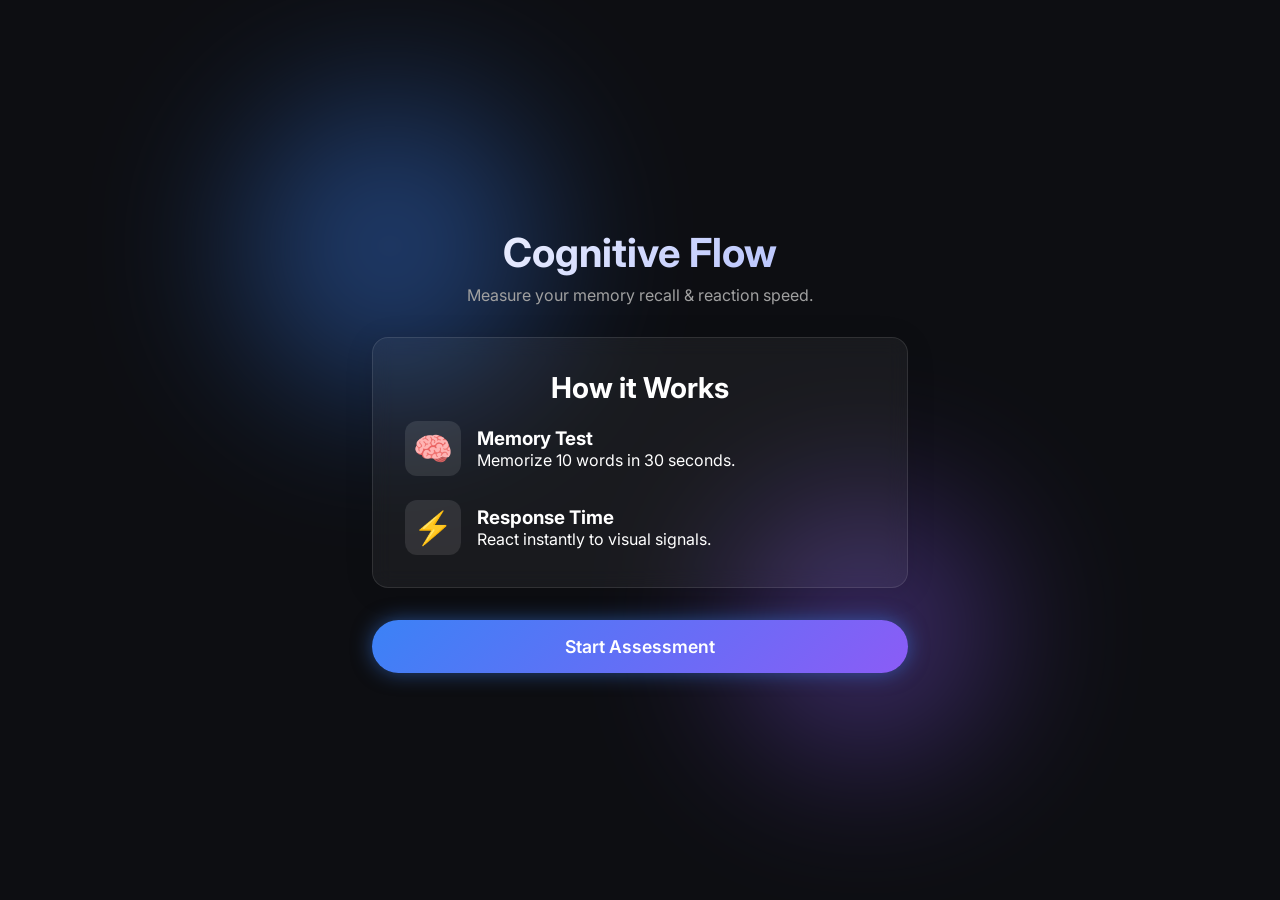
<file: index.html>
<!DOCTYPE html>
<html lang="en">
<head>
    <meta charset="UTF-8">
    <meta name="viewport" content="width=device-width, initial-scale=1.0">
    <title>Cognitive Processing Test</title>
    <link rel="preconnect" href="https://fonts.googleapis.com">
    <link rel="preconnect" href="https://fonts.gstatic.com" crossorigin>
    <link href="https://fonts.googleapis.com/css2?family=Inter:wght@300;400;600;700&display=swap" rel="stylesheet">
    <link rel="stylesheet" href="style.css">
</head>
<body>
    <div class="app-container">
        <!-- Floating Background Elements -->
        <div class="glow-orb orb-1"></div>
        <div class="glow-orb orb-2"></div>

        <!-- Section 1: Welcome & Instructions -->
        <section id="welcome-section" class="active-section">
            <header>
                <h1>Cognitive Flow</h1>
                <p class="subtitle">Measure your memory recall & reaction speed.</p>
            </header>
            
            <div class="instructions-card glass-panel">
                <h2>How it Works</h2>
                <div class="step">
                    <span class="icon">🧠</span>
                    <div class="text">
                        <h3>Memory Test</h3>
                        <p>Memorize 10 words in 30 seconds.</p>
                    </div>
                </div>
                <div class="step">
                    <span class="icon">⚡</span>
                    <div class="text">
                        <h3>Response Time</h3>
                        <p>React instantly to visual signals.</p>
                    </div>
                </div>
            </div>

            <button id="start-btn" class="primary-btn">Start Assessment</button>
        </section>

        <!-- Section 2: Memory Test - Display -->
        <section id="memory-display-section" class="hidden-section">
            <div class="timer-container">
                <svg class="progress-ring" width="120" height="120">
                    <circle class="progress-ring__circle" stroke="white" stroke-width="4" fill="transparent" r="52" cx="60" cy="60"/>
                </svg>
                <span id="time-left">30</span>
            </div>
            <p class="phase-instruction">Memorize these words</p>
            <div id="word-grid" class="word-grid">
                <!-- Words injected by JS -->
            </div>
        </section>

        <!-- Section 3: Memory Test - Recall -->
        <section id="memory-recall-section" class="hidden-section">
            <h2>Time's Up!</h2>
            <p class="phase-instruction">Enter as many words as you can remember.</p>
            <div class="input-area glass-panel">
                <input type="text" id="recall-input" placeholder="Type a word and press Enter" autocomplete="off">
                <div id="recall-list" class="tags-container">
                    <!-- User inputs appear here as tags -->
                </div>
            </div>
            <button id="submit-memory-btn" class="primary-btn">Submit & Continue</button>
        </section>

        <!-- Section 4: Reaction Test - Instructions -->
        <section id="reaction-intro-section" class="hidden-section">
            <div class="glass-panel centered-panel">
                <div class="icon-large">⚡</div>
                <h2>Reaction Phase</h2>
                <p>Click anywhere on the screen as soon as the box turns <strong>GREEN</strong>.</p>
                <p class="sub-text">We will take the average of 5 attempts.</p>
                <button id="start-reaction-btn" class="primary-btn">I'm Ready</button>
            </div>
        </section>

        <!-- Section 5: Reaction Test - Active -->
        <section id="reaction-active-section" class="hidden-section full-screen-click-area">
            <div id="reaction-box" class="reaction-state-waiting">
                <span id="reaction-text">Wait for Green...</span>
            </div>
            <p id="trial-counter">Trial 1 / 5</p>
        </section>

        <!-- Section 6: Results -->
        <section id="results-section" class="hidden-section">
            <h2>Assessment Complete</h2>
            
            <div class="results-grid">
                <div class="result-card glass-panel memory-result">
                    <h3>Memory Recall</h3>
                    <div class="score-display">
                        <span id="memory-score">0</span>
                        <span class="total">/ 10</span>
                    </div>
                    <p id="memory-feedback">Average performance</p>
                </div>

                <div class="result-card glass-panel reaction-result">
                    <h3>Avg Response Time</h3>
                    <div class="score-display">
                        <span id="reaction-score">0</span>
                        <span class="unit">ms</span>
                    </div>
                    <p id="reaction-feedback">Lightning fast!</p>
                </div>
            </div>

            <button id="restart-btn" class="secondary-btn">Test Again</button>
        </section>
    </div>

    <script src="script.js"></script>
</body>
</html>
</file>
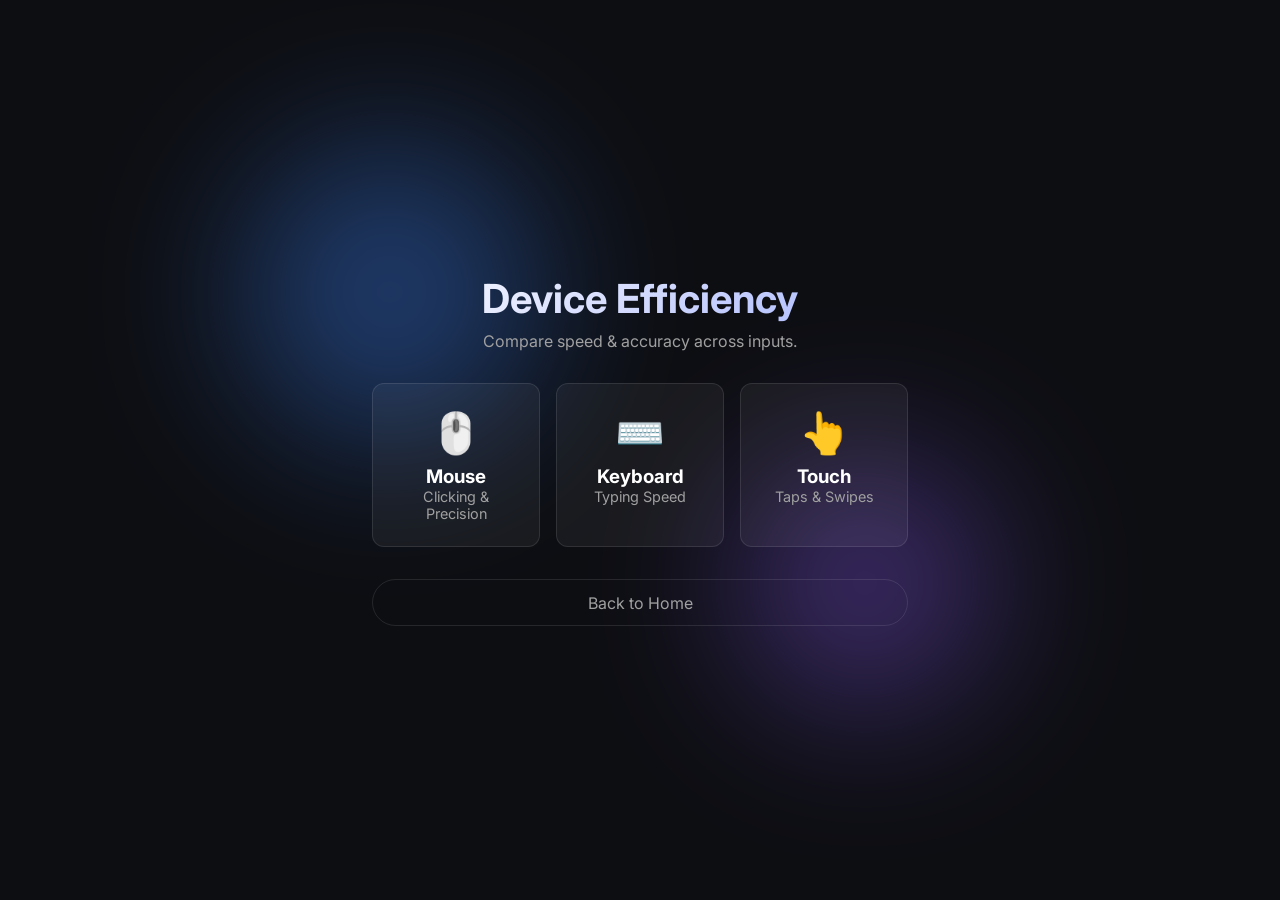
<file: efficiency.html>
<!DOCTYPE html>
<html lang="en">

<head>
    <meta charset="UTF-8">
    <meta name="viewport" content="width=device-width, initial-scale=1.0">
    <title>Input Device Efficiency Test</title>
    <link rel="preconnect" href="https://fonts.googleapis.com">
    <link rel="preconnect" href="https://fonts.gstatic.com" crossorigin>
    <link href="https://fonts.googleapis.com/css2?family=Inter:wght@300;400;600;700&display=swap" rel="stylesheet">
    <link rel="stylesheet" href="style.css">
    <style>
        /* Inline styles for specific efficiency test elements not yet in style.css */
        .test-area {
            position: relative;
            width: 100%;
            height: 400px;
            background: rgba(255, 255, 255, 0.05);
            border: 1px dashed var(--card-border);
            border-radius: 12px;
            overflow: hidden;
            margin-bottom: 1.5rem;
        }

        .target-circle {
            position: absolute;
            width: 50px;
            height: 50px;
            background-color: var(--accent-color);
            border-radius: 50%;
            cursor: pointer;
            transition: transform 0.1s;
        }

        .target-circle:active {
            transform: scale(0.9);
        }

        .typing-display {
            font-size: 1.2rem;
            line-height: 1.6;
            margin-bottom: 1rem;
            color: var(--text-secondary);
            text-align: left;
            padding: 1rem;
            background: rgba(0, 0, 0, 0.2);
            border-radius: 8px;
        }

        .typing-input {
            width: 100%;
            padding: 1rem;
            background: rgba(255, 255, 255, 0.1);
            border: 1px solid var(--card-border);
            border-radius: 8px;
            color: white;
            font-size: 1.1rem;
            font-family: monospace;
            resize: none;
        }

        .touch-target {
            width: 80px;
            height: 80px;
            border-radius: 12px;
        }

        .swipe-instruction {
            position: absolute;
            top: 50%;
            left: 50%;
            transform: translate(-50%, -50%);
            font-size: 1.5rem;
            opacity: 0.5;
            pointer-events: none;
        }

        .device-selector {
            display: grid;
            grid-template-columns: repeat(3, 1fr);
            gap: 1rem;
            margin-bottom: 2rem;
        }

        .device-card {
            background: var(--card-bg);
            border: 1px solid var(--card-border);
            padding: 1.5rem;
            border-radius: 12px;
            text-align: center;
            cursor: pointer;
            transition: all 0.2s;
        }

        .device-card:hover {
            border-color: var(--accent-color);
            background: rgba(59, 130, 246, 0.1);
        }

        .device-icon {
            font-size: 2.5rem;
            margin-bottom: 0.5rem;
        }
    </style>
</head>

<body>
    <div class="app-container">
        <!-- Floating Background Elements -->
        <div class="glow-orb orb-1"></div>
        <div class="glow-orb orb-2"></div>

        <!-- Header -->
        <header style="text-align: center; margin-bottom: 2rem;">
            <h1>Device Efficiency</h1>
            <p class="subtitle">Compare speed & accuracy across inputs.</p>
        </header>

        <!-- Section 1: Device Selection -->
        <section id="selection-section" class="active-section">
            <div class="device-selector">
                <div class="device-card" onclick="selectDevice('mouse')">
                    <div class="device-icon">🖱️</div>
                    <h3>Mouse</h3>
                    <p style="font-size: 0.9rem; color: var(--text-secondary)">Clicking & Precision</p>
                </div>
                <div class="device-card" onclick="selectDevice('keyboard')">
                    <div class="device-icon">⌨️</div>
                    <h3>Keyboard</h3>
                    <p style="font-size: 0.9rem; color: var(--text-secondary)">Typing Speed</p>
                </div>
                <div class="device-card" onclick="selectDevice('touch')">
                    <div class="device-icon">👆</div>
                    <h3>Touch</h3>
                    <p style="font-size: 0.9rem; color: var(--text-secondary)">Taps & Swipes</p>
                </div>
            </div>
            <button class="secondary-btn" onclick="window.location.href='index.html'">Back to Home</button>
        </section>

        <!-- Section 2: Active Test Area -->
        <section id="test-section" class="hidden-section">
            <div class="glass-panel">
                <h2 id="test-title">Test Name</h2>
                <p id="test-instruction" class="subtitle">Instructions go here</p>

                <div id="interaction-area" class="test-area">
                    <!-- Dynamic content injected here -->
                </div>

                <div style="display: flex; justify-content: space-between; align-items: center; margin-top: 1rem;">
                    <div id="stats-display" style="font-family: monospace; color: var(--accent-color);">Time: 0.0s</div>
                    <button id="end-test-btn" class="secondary-btn"
                        style="width: auto; padding: 0.5rem 1.5rem; display: none;">End Test</button>
                </div>
            </div>
        </section>

        <!-- Section 3: Results -->
        <section id="results-section" class="hidden-section">
            <div class="glass-panel">
                <h2>Test Complete</h2>
                <div class="results-grid">
                    <div class="result-card">
                        <h3>Time Taken</h3>
                        <div class="score-display">
                            <span id="result-time">0</span>
                            <span class="unit">s</span>
                        </div>
                    </div>
                    <div class="result-card">
                        <h3>Accuracy</h3>
                        <div class="score-display">
                            <span id="result-accuracy">100</span>
                            <span class="unit">%</span>
                        </div>
                    </div>
                </div>
                <button class="primary-btn" onclick="resetTest()">Test Another Device</button>
            </div>
        </section>

    </div>

    <script src="efficiency.js"></script>
</body>

</html>
</file>
<file: style.css>
:root {
    --bg-color: #0d0e12;
    --text-primary: #ffffff;
    --text-secondary: #a0a0a0;
    --accent-color: #3b82f6;
    --accent-glow: rgba(59, 130, 246, 0.5);
    --secondary-accent: #8b5cf6;
    --card-bg: rgba(255, 255, 255, 0.05);
    --card-border: rgba(255, 255, 255, 0.1);
    --success-color: #10b981;
    --error-color: #ef4444;
    --font-main: 'Inter', sans-serif;
}

* {
    margin: 0;
    padding: 0;
    box-sizing: border-box;
    font-family: var(--font-main);
}

body {
    background-color: var(--bg-color);
    color: var(--text-primary);
    min-height: 100vh;
    display: flex;
    justify-content: center;
    align-items: center;
    overflow: hidden;
}

.app-container {
    width: 100%;
    max-width: 600px;
    padding: 2rem;
    position: relative;
    z-index: 10;
}

/* Background Effects */
.glow-orb {
    position: absolute;
    border-radius: 50%;
    filter: blur(80px);
    z-index: -1;
    opacity: 0.4;
}

.orb-1 {
    width: 300px;
    height: 300px;
    background: var(--accent-color);
    top: -100px;
    left: -100px;
    animation: float 10s infinite ease-in-out;
}

.orb-2 {
    width: 250px;
    height: 250px;
    background: var(--secondary-accent);
    bottom: -50px;
    right: -50px;
    animation: float 8s infinite ease-in-out reverse;
}

@keyframes float {

    0%,
    100% {
        transform: translate(0, 0);
    }

    50% {
        transform: translate(20px, 30px);
    }
}

/* Typography */
h1 {
    font-size: 2.5rem;
    font-weight: 700;
    margin-bottom: 0.5rem;
    background: linear-gradient(135deg, #fff 0%, #a5b4fc 100%);
    -webkit-background-clip: text;
    -webkit-text-fill-color: transparent;
    text-align: center;
}

.subtitle {
    color: var(--text-secondary);
    text-align: center;
    margin-bottom: 2rem;
}

h2 {
    font-size: 1.8rem;
    margin-bottom: 1rem;
    text-align: center;
}

/* Components */
.glass-panel {
    background: var(--card-bg);
    backdrop-filter: blur(10px);
    border: 1px solid var(--card-border);
    border-radius: 16px;
    padding: 2rem;
    margin-bottom: 2rem;
    box-shadow: 0 4px 30px rgba(0, 0, 0, 0.1);
}

.primary-btn {
    background: linear-gradient(135deg, var(--accent-color), var(--secondary-accent));
    color: white;
    border: none;
    padding: 1rem 2rem;
    border-radius: 50px;
    font-size: 1.1rem;
    font-weight: 600;
    cursor: pointer;
    width: 100%;
    transition: transform 0.2s, box-shadow 0.2s;
    box-shadow: 0 0 20px var(--accent-glow);
}

.primary-btn:hover {
    transform: translateY(-2px);
    box-shadow: 0 5px 30px var(--accent-glow);
}

.primary-btn:active {
    transform: translateY(0);
}

.secondary-btn {
    background: transparent;
    border: 1px solid var(--card-border);
    color: var(--text-secondary);
    padding: 0.8rem 2rem;
    border-radius: 50px;
    font-size: 1rem;
    cursor: pointer;
    width: 100%;
    transition: all 0.2s;
}

.secondary-btn:hover {
    border-color: var(--text-primary);
    color: var(--text-primary);
}

/* Section Specifics */

/* Intro */
.instructions-card .step {
    display: flex;
    align-items: center;
    margin-bottom: 1.5rem;
}

.instructions-card .step:last-child {
    margin-bottom: 0;
}

.instructions-card .icon {
    font-size: 2rem;
    margin-right: 1rem;
    background: rgba(255, 255, 255, 0.1);
    padding: 0.5rem;
    border-radius: 12px;
}

/* Memory Display */
.timer-container {
    display: flex;
    justify-content: center;
    align-items: center;
    position: relative;
    margin-bottom: 2rem;
}

.progress-ring__circle {
    transition: stroke-dashoffset 0.35s;
    transform: rotate(-90deg);
    transform-origin: 50% 50%;
    stroke: var(--accent-color);
}

#time-left {
    position: absolute;
    font-size: 2rem;
    font-weight: 700;
}

.word-grid {
    display: grid;
    grid-template-columns: repeat(2, 1fr);
    gap: 1rem;
}

.word-card {
    background: rgba(255, 255, 255, 0.08);
    padding: 1rem;
    text-align: center;
    border-radius: 8px;
    font-size: 1.2rem;
    font-weight: 500;
    color: #e2e8f0;
    animation: fadeIn 0.5s ease-in;
}

@keyframes fadeIn {
    from {
        opacity: 0;
        transform: translateY(10px);
    }

    to {
        opacity: 1;
        transform: translateY(0);
    }
}

/* Recall Input */
.input-area {
    display: flex;
    flex-direction: column;
    gap: 1rem;
}

#recall-input {
    background: rgba(0, 0, 0, 0.3);
    border: 1px solid var(--card-border);
    padding: 1rem;
    border-radius: 8px;
    color: white;
    font-size: 1rem;
    outline: none;
}

#recall-input:focus {
    border-color: var(--accent-color);
}

.tags-container {
    display: flex;
    flex-wrap: wrap;
    gap: 0.5rem;
    min-height: 50px;
}

.tag {
    background: var(--accent-color);
    color: white;
    padding: 0.3rem 0.8rem;
    border-radius: 20px;
    font-size: 0.9rem;
    display: flex;
    align-items: center;
    gap: 0.5rem;
    animation: popIn 0.3s cubic-bezier(0.175, 0.885, 0.32, 1.275);
}

@keyframes popIn {
    from {
        transform: scale(0.5);
        opacity: 0;
    }

    to {
        transform: scale(1);
        opacity: 1;
    }
}

/* Reaction Test */
.full-screen-click-area {
    position: fixed;
    top: 0;
    left: 0;
    width: 100vw;
    height: 100vh;
    z-index: 100;
    display: flex;
    flex-direction: column;
    justify-content: center;
    align-items: center;
    cursor: pointer;
}

#reaction-box {
    width: 300px;
    height: 300px;
    border-radius: 20px;
    display: flex;
    justify-content: center;
    align-items: center;
    font-size: 1.5rem;
    font-weight: 700;
    transition: background-color 0.1s;
    box-shadow: 0 10px 50px rgba(0, 0, 0, 0.5);
    text-align: center;
    padding: 1rem;
}

.reaction-state-waiting {
    background-color: #ef4444;
    /* Red/Wait */
    color: white;
}

.reaction-state-go {
    background-color: #10b981;
    /* Green/Go */
    color: white;
    transform: scale(1.05);
}

.reaction-state-early {
    background-color: #f59e0b;
    color: black;
}

#trial-counter {
    margin-top: 2rem;
    font-size: 1.2rem;
    background: rgba(0, 0, 0, 0.5);
    padding: 0.5rem 1rem;
    border-radius: 20px;
}

/* Results */
.results-grid {
    display: grid;
    grid-template-columns: 1fr 1fr;
    gap: 1rem;
    margin-bottom: 2rem;
}

.result-card h3 {
    font-size: 1rem;
    color: var(--text-secondary);
    margin-bottom: 0.5rem;
}

.score-display {
    font-size: 2.5rem;
    font-weight: 800;
    color: var(--accent-color);
}

.score-display .total,
.score-display .unit {
    font-size: 1rem;
    color: var(--text-secondary);
    font-weight: 400;
}

/* Utility */
.hidden-section {
    display: none;
}

.active-section {
    display: block;
    animation: slideUp 0.5s ease-out;
}

@keyframes slideUp {
    from {
        opacity: 0;
        transform: translateY(20px);
    }

    to {
        opacity: 1;
        transform: translateY(0);
    }
}
</file>
